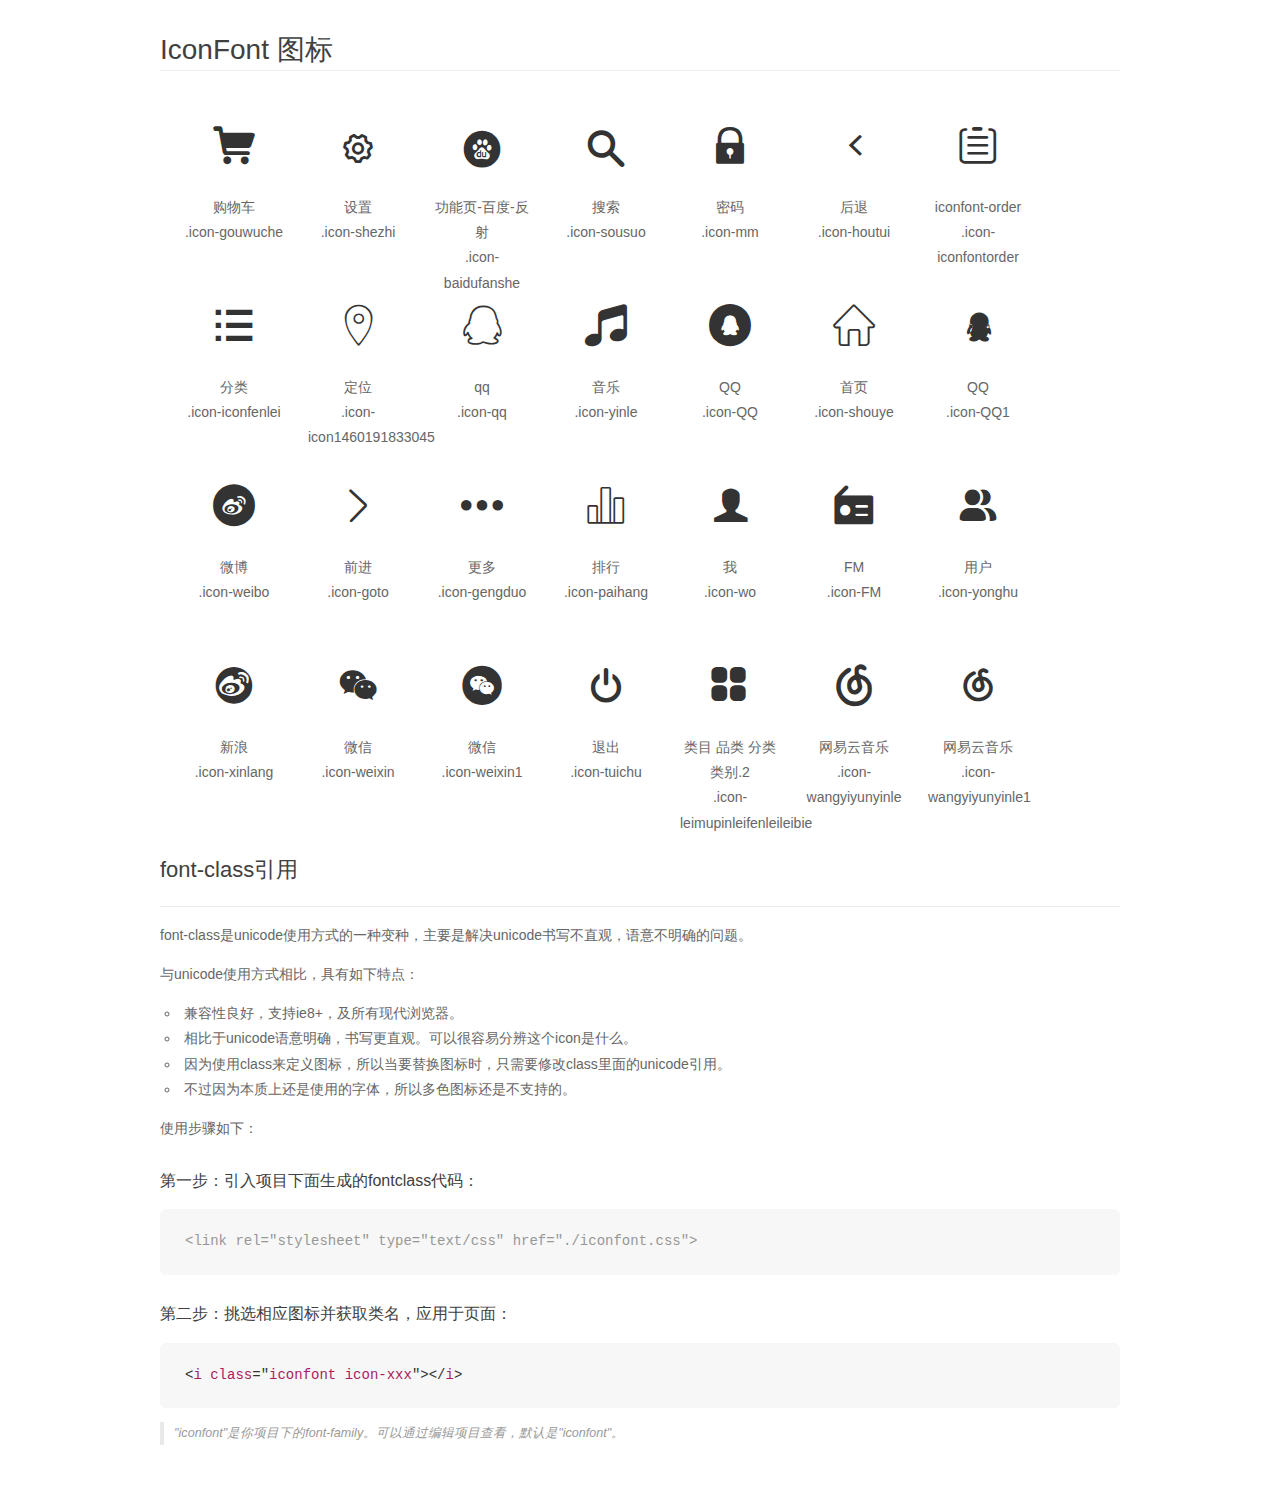
<file: font_ezzrck9dzd8l4n29/demo_fontclass.html>
<!DOCTYPE html>
<html>
<head>
    <meta charset="utf-8"/>
    <title>IconFont</title>
    <link rel="stylesheet" href="demo.css">
    <link rel="stylesheet" href="iconfont.css">
</head>
<body>
    <div class="main markdown">
        <h1>IconFont 图标</h1>
        <ul class="icon_lists clear">
            
                <li>
                <i class="icon iconfont icon-gouwuche"></i>
                    <div class="name">购物车</div>
                    <div class="fontclass">.icon-gouwuche</div>
                </li>
            
                <li>
                <i class="icon iconfont icon-shezhi"></i>
                    <div class="name">设置</div>
                    <div class="fontclass">.icon-shezhi</div>
                </li>
            
                <li>
                <i class="icon iconfont icon-baidufanshe"></i>
                    <div class="name">功能页-百度-反射</div>
                    <div class="fontclass">.icon-baidufanshe</div>
                </li>
            
                <li>
                <i class="icon iconfont icon-sousuo"></i>
                    <div class="name">搜索</div>
                    <div class="fontclass">.icon-sousuo</div>
                </li>
            
                <li>
                <i class="icon iconfont icon-mm"></i>
                    <div class="name">密码</div>
                    <div class="fontclass">.icon-mm</div>
                </li>
            
                <li>
                <i class="icon iconfont icon-houtui"></i>
                    <div class="name">后退</div>
                    <div class="fontclass">.icon-houtui</div>
                </li>
            
                <li>
                <i class="icon iconfont icon-iconfontorder"></i>
                    <div class="name">iconfont-order</div>
                    <div class="fontclass">.icon-iconfontorder</div>
                </li>
            
                <li>
                <i class="icon iconfont icon-iconfenlei"></i>
                    <div class="name">分类</div>
                    <div class="fontclass">.icon-iconfenlei</div>
                </li>
            
                <li>
                <i class="icon iconfont icon-icon1460191833045"></i>
                    <div class="name">定位</div>
                    <div class="fontclass">.icon-icon1460191833045</div>
                </li>
            
                <li>
                <i class="icon iconfont icon-qq"></i>
                    <div class="name">qq</div>
                    <div class="fontclass">.icon-qq</div>
                </li>
            
                <li>
                <i class="icon iconfont icon-yinle"></i>
                    <div class="name">音乐</div>
                    <div class="fontclass">.icon-yinle</div>
                </li>
            
                <li>
                <i class="icon iconfont icon-QQ"></i>
                    <div class="name">QQ</div>
                    <div class="fontclass">.icon-QQ</div>
                </li>
            
                <li>
                <i class="icon iconfont icon-shouye"></i>
                    <div class="name">首页</div>
                    <div class="fontclass">.icon-shouye</div>
                </li>
            
                <li>
                <i class="icon iconfont icon-QQ1"></i>
                    <div class="name">QQ</div>
                    <div class="fontclass">.icon-QQ1</div>
                </li>
            
                <li>
                <i class="icon iconfont icon-weibo"></i>
                    <div class="name">微博</div>
                    <div class="fontclass">.icon-weibo</div>
                </li>
            
                <li>
                <i class="icon iconfont icon-goto"></i>
                    <div class="name">前进</div>
                    <div class="fontclass">.icon-goto</div>
                </li>
            
                <li>
                <i class="icon iconfont icon-gengduo"></i>
                    <div class="name">更多</div>
                    <div class="fontclass">.icon-gengduo</div>
                </li>
            
                <li>
                <i class="icon iconfont icon-paihang"></i>
                    <div class="name">排行</div>
                    <div class="fontclass">.icon-paihang</div>
                </li>
            
                <li>
                <i class="icon iconfont icon-wo"></i>
                    <div class="name">我</div>
                    <div class="fontclass">.icon-wo</div>
                </li>
            
                <li>
                <i class="icon iconfont icon-FM"></i>
                    <div class="name">FM</div>
                    <div class="fontclass">.icon-FM</div>
                </li>
            
                <li>
                <i class="icon iconfont icon-yonghu"></i>
                    <div class="name">用户</div>
                    <div class="fontclass">.icon-yonghu</div>
                </li>
            
                <li>
                <i class="icon iconfont icon-xinlang"></i>
                    <div class="name">新浪</div>
                    <div class="fontclass">.icon-xinlang</div>
                </li>
            
                <li>
                <i class="icon iconfont icon-weixin"></i>
                    <div class="name">微信</div>
                    <div class="fontclass">.icon-weixin</div>
                </li>
            
                <li>
                <i class="icon iconfont icon-weixin1"></i>
                    <div class="name">微信</div>
                    <div class="fontclass">.icon-weixin1</div>
                </li>
            
                <li>
                <i class="icon iconfont icon-tuichu"></i>
                    <div class="name">退出</div>
                    <div class="fontclass">.icon-tuichu</div>
                </li>
            
                <li>
                <i class="icon iconfont icon-leimupinleifenleileibie"></i>
                    <div class="name">类目 品类 分类 类别.2</div>
                    <div class="fontclass">.icon-leimupinleifenleileibie</div>
                </li>
            
                <li>
                <i class="icon iconfont icon-wangyiyunyinle"></i>
                    <div class="name">网易云音乐</div>
                    <div class="fontclass">.icon-wangyiyunyinle</div>
                </li>
            
                <li>
                <i class="icon iconfont icon-wangyiyunyinle1"></i>
                    <div class="name">网易云音乐</div>
                    <div class="fontclass">.icon-wangyiyunyinle1</div>
                </li>
            
        </ul>

        <h2 id="font-class-">font-class引用</h2>
        <hr>

        <p>font-class是unicode使用方式的一种变种，主要是解决unicode书写不直观，语意不明确的问题。</p>
        <p>与unicode使用方式相比，具有如下特点：</p>
        <ul>
        <li>兼容性良好，支持ie8+，及所有现代浏览器。</li>
        <li>相比于unicode语意明确，书写更直观。可以很容易分辨这个icon是什么。</li>
        <li>因为使用class来定义图标，所以当要替换图标时，只需要修改class里面的unicode引用。</li>
        <li>不过因为本质上还是使用的字体，所以多色图标还是不支持的。</li>
        </ul>
        <p>使用步骤如下：</p>
        <h3 id="-fontclass-">第一步：引入项目下面生成的fontclass代码：</h3>


        <pre><code class="lang-js hljs javascript"><span class="hljs-comment">&lt;link rel="stylesheet" type="text/css" href="./iconfont.css"&gt;</span></code></pre>
        <h3 id="-">第二步：挑选相应图标并获取类名，应用于页面：</h3>
        <pre><code class="lang-css hljs">&lt;<span class="hljs-selector-tag">i</span> <span class="hljs-selector-tag">class</span>="<span class="hljs-selector-tag">iconfont</span> <span class="hljs-selector-tag">icon-xxx</span>"&gt;&lt;/<span class="hljs-selector-tag">i</span>&gt;</code></pre>
        <blockquote>
        <p>"iconfont"是你项目下的font-family。可以通过编辑项目查看，默认是"iconfont"。</p>
        </blockquote>
    </div>
</body>
</html>
</file>
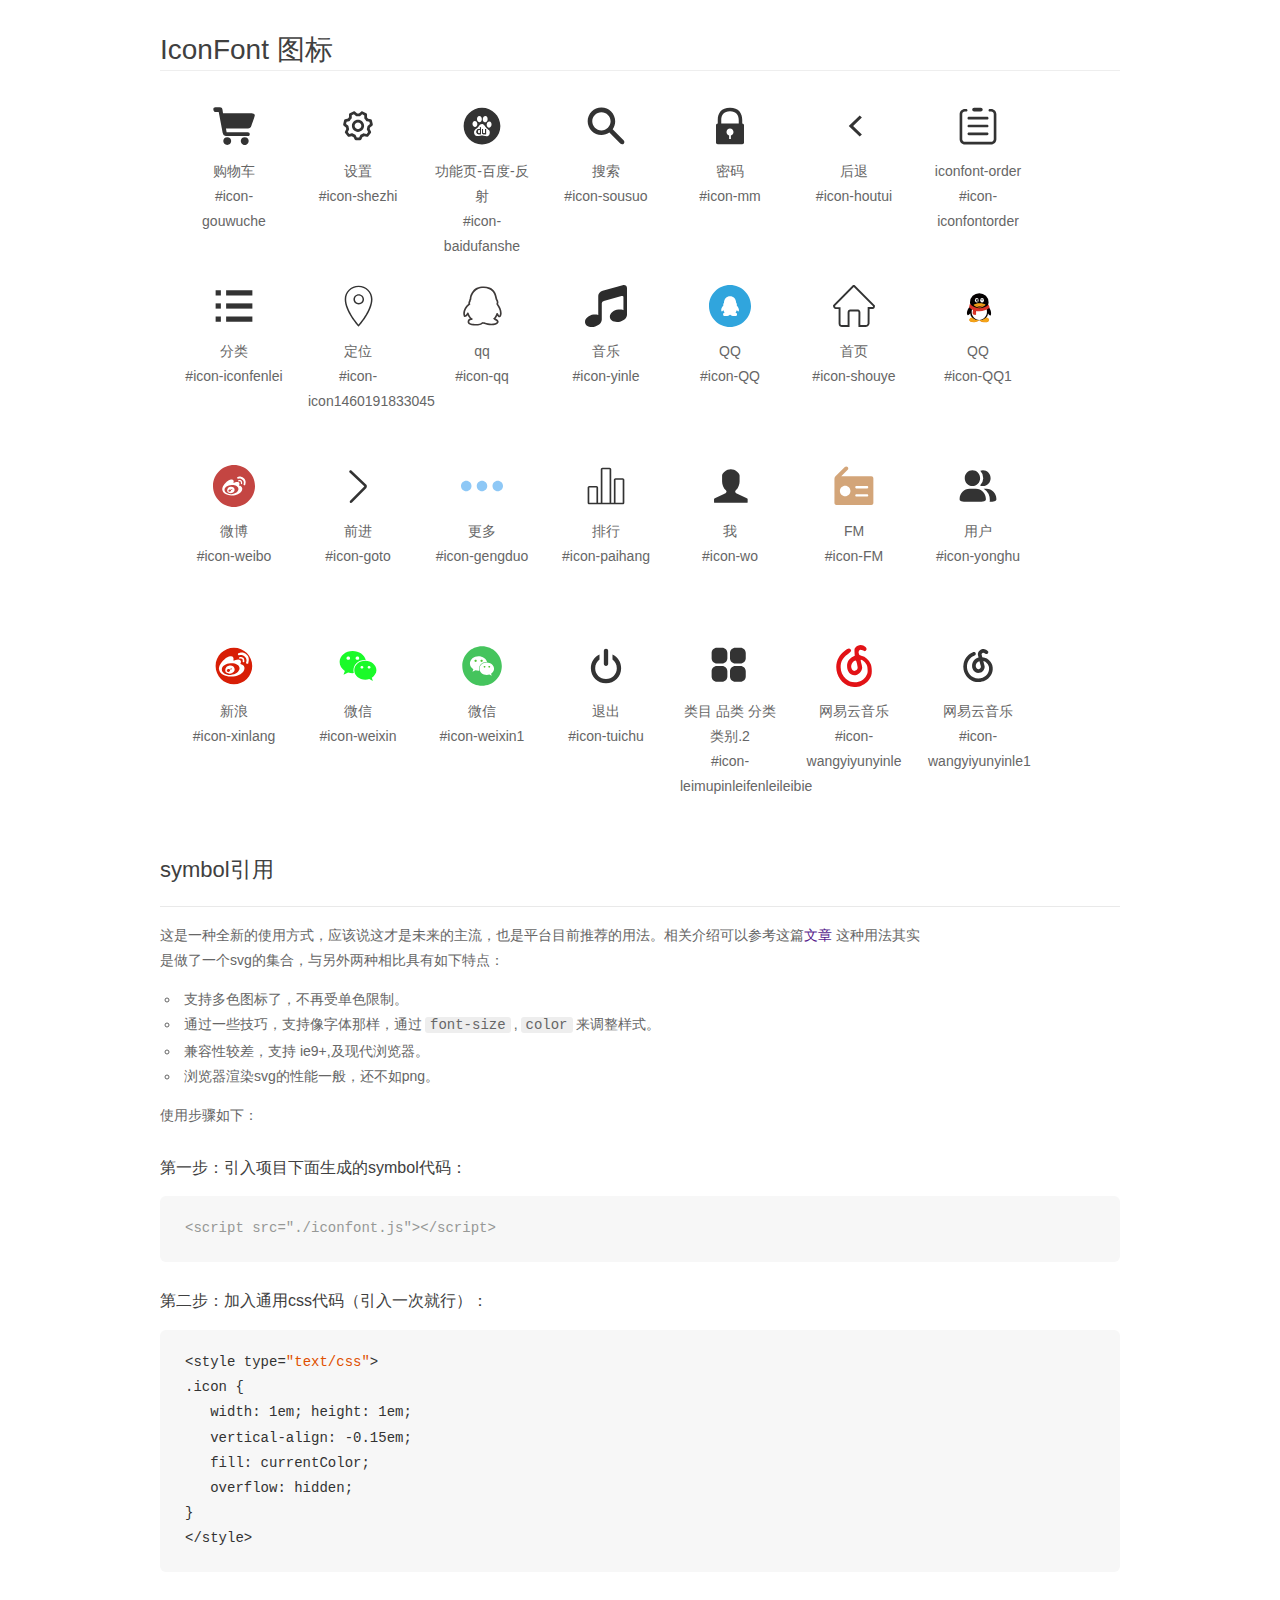
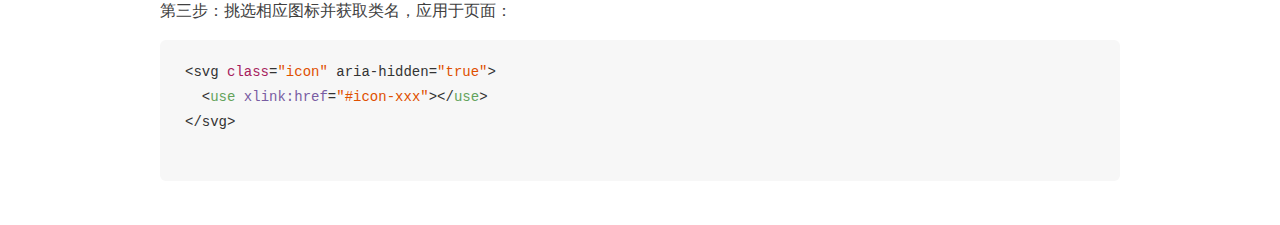
<file: font_ezzrck9dzd8l4n29/demo_symbol.html>
<!DOCTYPE html>
<html>
<head>
    <meta charset="utf-8"/>
    <title>IconFont</title>
    <link rel="stylesheet" href="demo.css">
    <script src="iconfont.js"></script>

    <style type="text/css">
        .icon {
          /* 通过设置 font-size 来改变图标大小 */
          width: 1em; height: 1em;
          /* 图标和文字相邻时，垂直对齐 */
          vertical-align: -0.15em;
          /* 通过设置 color 来改变 SVG 的颜色/fill */
          fill: currentColor;
          /* path 和 stroke 溢出 viewBox 部分在 IE 下会显示
             normalize.css 中也包含这行 */
          overflow: hidden;
        }

    </style>
</head>
<body>
    <div class="main markdown">
        <h1>IconFont 图标</h1>
        <ul class="icon_lists clear">
            
                <li>
                    <svg class="icon" aria-hidden="true">
                        <use xlink:href="#icon-gouwuche"></use>
                    </svg>
                    <div class="name">购物车</div>
                    <div class="fontclass">#icon-gouwuche</div>
                </li>
            
                <li>
                    <svg class="icon" aria-hidden="true">
                        <use xlink:href="#icon-shezhi"></use>
                    </svg>
                    <div class="name">设置</div>
                    <div class="fontclass">#icon-shezhi</div>
                </li>
            
                <li>
                    <svg class="icon" aria-hidden="true">
                        <use xlink:href="#icon-baidufanshe"></use>
                    </svg>
                    <div class="name">功能页-百度-反射</div>
                    <div class="fontclass">#icon-baidufanshe</div>
                </li>
            
                <li>
                    <svg class="icon" aria-hidden="true">
                        <use xlink:href="#icon-sousuo"></use>
                    </svg>
                    <div class="name">搜索</div>
                    <div class="fontclass">#icon-sousuo</div>
                </li>
            
                <li>
                    <svg class="icon" aria-hidden="true">
                        <use xlink:href="#icon-mm"></use>
                    </svg>
                    <div class="name">密码</div>
                    <div class="fontclass">#icon-mm</div>
                </li>
            
                <li>
                    <svg class="icon" aria-hidden="true">
                        <use xlink:href="#icon-houtui"></use>
                    </svg>
                    <div class="name">后退</div>
                    <div class="fontclass">#icon-houtui</div>
                </li>
            
                <li>
                    <svg class="icon" aria-hidden="true">
                        <use xlink:href="#icon-iconfontorder"></use>
                    </svg>
                    <div class="name">iconfont-order</div>
                    <div class="fontclass">#icon-iconfontorder</div>
                </li>
            
                <li>
                    <svg class="icon" aria-hidden="true">
                        <use xlink:href="#icon-iconfenlei"></use>
                    </svg>
                    <div class="name">分类</div>
                    <div class="fontclass">#icon-iconfenlei</div>
                </li>
            
                <li>
                    <svg class="icon" aria-hidden="true">
                        <use xlink:href="#icon-icon1460191833045"></use>
                    </svg>
                    <div class="name">定位</div>
                    <div class="fontclass">#icon-icon1460191833045</div>
                </li>
            
                <li>
                    <svg class="icon" aria-hidden="true">
                        <use xlink:href="#icon-qq"></use>
                    </svg>
                    <div class="name">qq</div>
                    <div class="fontclass">#icon-qq</div>
                </li>
            
                <li>
                    <svg class="icon" aria-hidden="true">
                        <use xlink:href="#icon-yinle"></use>
                    </svg>
                    <div class="name">音乐</div>
                    <div class="fontclass">#icon-yinle</div>
                </li>
            
                <li>
                    <svg class="icon" aria-hidden="true">
                        <use xlink:href="#icon-QQ"></use>
                    </svg>
                    <div class="name">QQ</div>
                    <div class="fontclass">#icon-QQ</div>
                </li>
            
                <li>
                    <svg class="icon" aria-hidden="true">
                        <use xlink:href="#icon-shouye"></use>
                    </svg>
                    <div class="name">首页</div>
                    <div class="fontclass">#icon-shouye</div>
                </li>
            
                <li>
                    <svg class="icon" aria-hidden="true">
                        <use xlink:href="#icon-QQ1"></use>
                    </svg>
                    <div class="name">QQ</div>
                    <div class="fontclass">#icon-QQ1</div>
                </li>
            
                <li>
                    <svg class="icon" aria-hidden="true">
                        <use xlink:href="#icon-weibo"></use>
                    </svg>
                    <div class="name">微博</div>
                    <div class="fontclass">#icon-weibo</div>
                </li>
            
                <li>
                    <svg class="icon" aria-hidden="true">
                        <use xlink:href="#icon-goto"></use>
                    </svg>
                    <div class="name">前进</div>
                    <div class="fontclass">#icon-goto</div>
                </li>
            
                <li>
                    <svg class="icon" aria-hidden="true">
                        <use xlink:href="#icon-gengduo"></use>
                    </svg>
                    <div class="name">更多</div>
                    <div class="fontclass">#icon-gengduo</div>
                </li>
            
                <li>
                    <svg class="icon" aria-hidden="true">
                        <use xlink:href="#icon-paihang"></use>
                    </svg>
                    <div class="name">排行</div>
                    <div class="fontclass">#icon-paihang</div>
                </li>
            
                <li>
                    <svg class="icon" aria-hidden="true">
                        <use xlink:href="#icon-wo"></use>
                    </svg>
                    <div class="name">我</div>
                    <div class="fontclass">#icon-wo</div>
                </li>
            
                <li>
                    <svg class="icon" aria-hidden="true">
                        <use xlink:href="#icon-FM"></use>
                    </svg>
                    <div class="name">FM</div>
                    <div class="fontclass">#icon-FM</div>
                </li>
            
                <li>
                    <svg class="icon" aria-hidden="true">
                        <use xlink:href="#icon-yonghu"></use>
                    </svg>
                    <div class="name">用户</div>
                    <div class="fontclass">#icon-yonghu</div>
                </li>
            
                <li>
                    <svg class="icon" aria-hidden="true">
                        <use xlink:href="#icon-xinlang"></use>
                    </svg>
                    <div class="name">新浪</div>
                    <div class="fontclass">#icon-xinlang</div>
                </li>
            
                <li>
                    <svg class="icon" aria-hidden="true">
                        <use xlink:href="#icon-weixin"></use>
                    </svg>
                    <div class="name">微信</div>
                    <div class="fontclass">#icon-weixin</div>
                </li>
            
                <li>
                    <svg class="icon" aria-hidden="true">
                        <use xlink:href="#icon-weixin1"></use>
                    </svg>
                    <div class="name">微信</div>
                    <div class="fontclass">#icon-weixin1</div>
                </li>
            
                <li>
                    <svg class="icon" aria-hidden="true">
                        <use xlink:href="#icon-tuichu"></use>
                    </svg>
                    <div class="name">退出</div>
                    <div class="fontclass">#icon-tuichu</div>
                </li>
            
                <li>
                    <svg class="icon" aria-hidden="true">
                        <use xlink:href="#icon-leimupinleifenleileibie"></use>
                    </svg>
                    <div class="name">类目 品类 分类 类别.2</div>
                    <div class="fontclass">#icon-leimupinleifenleileibie</div>
                </li>
            
                <li>
                    <svg class="icon" aria-hidden="true">
                        <use xlink:href="#icon-wangyiyunyinle"></use>
                    </svg>
                    <div class="name">网易云音乐</div>
                    <div class="fontclass">#icon-wangyiyunyinle</div>
                </li>
            
                <li>
                    <svg class="icon" aria-hidden="true">
                        <use xlink:href="#icon-wangyiyunyinle1"></use>
                    </svg>
                    <div class="name">网易云音乐</div>
                    <div class="fontclass">#icon-wangyiyunyinle1</div>
                </li>
            
        </ul>


        <h2 id="symbol-">symbol引用</h2>
        <hr>

        <p>这是一种全新的使用方式，应该说这才是未来的主流，也是平台目前推荐的用法。相关介绍可以参考这篇<a href="">文章</a>
        这种用法其实是做了一个svg的集合，与另外两种相比具有如下特点：</p>
        <ul>
          <li>支持多色图标了，不再受单色限制。</li>
          <li>通过一些技巧，支持像字体那样，通过<code>font-size</code>,<code>color</code>来调整样式。</li>
          <li>兼容性较差，支持 ie9+,及现代浏览器。</li>
          <li>浏览器渲染svg的性能一般，还不如png。</li>
        </ul>
        <p>使用步骤如下：</p>
        <h3 id="-symbol-">第一步：引入项目下面生成的symbol代码：</h3>
        <pre><code class="lang-js hljs javascript"><span class="hljs-comment">&lt;script src="./iconfont.js"&gt;&lt;/script&gt;</span></code></pre>
        <h3 id="-css-">第二步：加入通用css代码（引入一次就行）：</h3>
        <pre><code class="lang-js hljs javascript">&lt;style type=<span class="hljs-string">"text/css"</span>&gt;
.icon {
   width: <span class="hljs-number">1</span>em; height: <span class="hljs-number">1</span>em;
   vertical-align: <span class="hljs-number">-0.15</span>em;
   fill: currentColor;
   overflow: hidden;
}
&lt;<span class="hljs-regexp">/style&gt;</span></code></pre>
        <h3 id="-">第三步：挑选相应图标并获取类名，应用于页面：</h3>
        <pre><code class="lang-js hljs javascript">&lt;svg <span class="hljs-class"><span class="hljs-keyword">class</span></span>=<span class="hljs-string">"icon"</span> aria-hidden=<span class="hljs-string">"true"</span>&gt;<span class="xml"><span class="hljs-tag">
  &lt;<span class="hljs-name">use</span> <span class="hljs-attr">xlink:href</span>=<span class="hljs-string">"#icon-xxx"</span>&gt;</span><span class="hljs-tag">&lt;/<span class="hljs-name">use</span>&gt;</span>
</span>&lt;<span class="hljs-regexp">/svg&gt;
        </span></code></pre>
    </div>
</body>
</html>
</file>
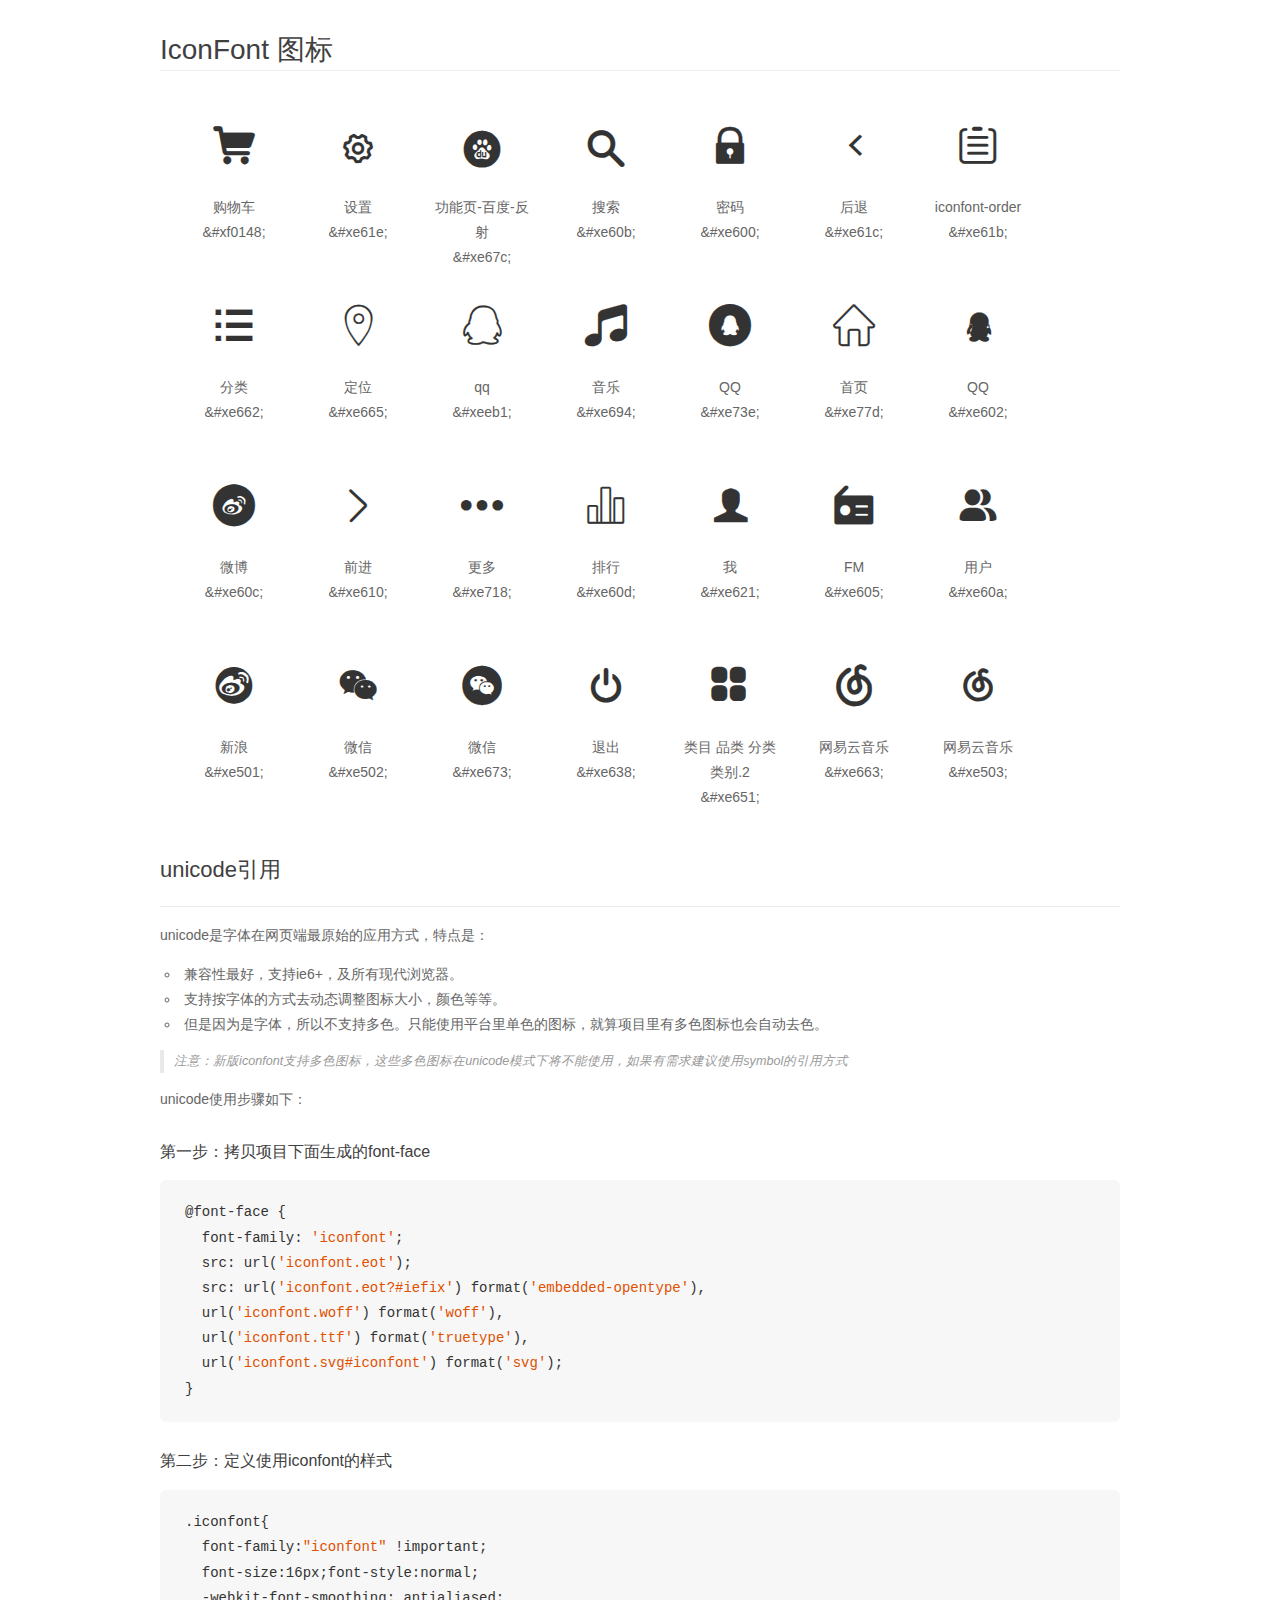
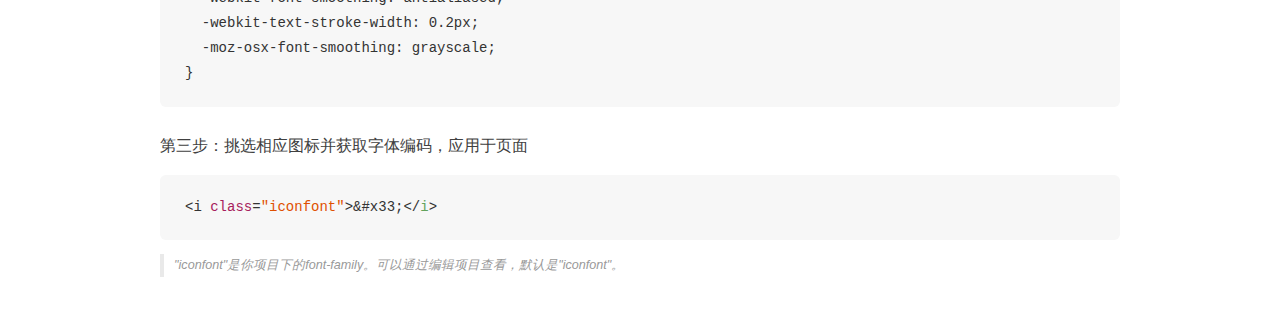
<file: font_ezzrck9dzd8l4n29/demo_unicode.html>
<!DOCTYPE html>
<html>
<head>
    <meta charset="utf-8"/>
    <title>IconFont</title>
    <link rel="stylesheet" href="demo.css">

    <style type="text/css">

        @font-face {font-family: "iconfont";
          src: url('iconfont.eot'); /* IE9*/
          src: url('iconfont.eot#iefix') format('embedded-opentype'), /* IE6-IE8 */
          url('iconfont.woff') format('woff'), /* chrome, firefox */
          url('iconfont.ttf') format('truetype'), /* chrome, firefox, opera, Safari, Android, iOS 4.2+*/
          url('iconfont.svg#iconfont') format('svg'); /* iOS 4.1- */
        }

        .iconfont {
          font-family:"iconfont" !important;
          font-size:16px;
          font-style:normal;
          -webkit-font-smoothing: antialiased;
          -webkit-text-stroke-width: 0.2px;
          -moz-osx-font-smoothing: grayscale;
        }

    </style>
</head>
<body>
    <div class="main markdown">
        <h1>IconFont 图标</h1>
        <ul class="icon_lists clear">
            
                <li>
                <i class="icon iconfont">&#xf0148;</i>
                    <div class="name">购物车</div>
                    <div class="code">&amp;#xf0148;</div>
                </li>
            
                <li>
                <i class="icon iconfont">&#xe61e;</i>
                    <div class="name">设置</div>
                    <div class="code">&amp;#xe61e;</div>
                </li>
            
                <li>
                <i class="icon iconfont">&#xe67c;</i>
                    <div class="name">功能页-百度-反射</div>
                    <div class="code">&amp;#xe67c;</div>
                </li>
            
                <li>
                <i class="icon iconfont">&#xe60b;</i>
                    <div class="name">搜索</div>
                    <div class="code">&amp;#xe60b;</div>
                </li>
            
                <li>
                <i class="icon iconfont">&#xe600;</i>
                    <div class="name">密码</div>
                    <div class="code">&amp;#xe600;</div>
                </li>
            
                <li>
                <i class="icon iconfont">&#xe61c;</i>
                    <div class="name">后退</div>
                    <div class="code">&amp;#xe61c;</div>
                </li>
            
                <li>
                <i class="icon iconfont">&#xe61b;</i>
                    <div class="name">iconfont-order</div>
                    <div class="code">&amp;#xe61b;</div>
                </li>
            
                <li>
                <i class="icon iconfont">&#xe662;</i>
                    <div class="name">分类</div>
                    <div class="code">&amp;#xe662;</div>
                </li>
            
                <li>
                <i class="icon iconfont">&#xe665;</i>
                    <div class="name">定位</div>
                    <div class="code">&amp;#xe665;</div>
                </li>
            
                <li>
                <i class="icon iconfont">&#xeeb1;</i>
                    <div class="name">qq</div>
                    <div class="code">&amp;#xeeb1;</div>
                </li>
            
                <li>
                <i class="icon iconfont">&#xe694;</i>
                    <div class="name">音乐</div>
                    <div class="code">&amp;#xe694;</div>
                </li>
            
                <li>
                <i class="icon iconfont">&#xe73e;</i>
                    <div class="name">QQ</div>
                    <div class="code">&amp;#xe73e;</div>
                </li>
            
                <li>
                <i class="icon iconfont">&#xe77d;</i>
                    <div class="name">首页</div>
                    <div class="code">&amp;#xe77d;</div>
                </li>
            
                <li>
                <i class="icon iconfont">&#xe602;</i>
                    <div class="name">QQ</div>
                    <div class="code">&amp;#xe602;</div>
                </li>
            
                <li>
                <i class="icon iconfont">&#xe60c;</i>
                    <div class="name">微博</div>
                    <div class="code">&amp;#xe60c;</div>
                </li>
            
                <li>
                <i class="icon iconfont">&#xe610;</i>
                    <div class="name">前进</div>
                    <div class="code">&amp;#xe610;</div>
                </li>
            
                <li>
                <i class="icon iconfont">&#xe718;</i>
                    <div class="name">更多</div>
                    <div class="code">&amp;#xe718;</div>
                </li>
            
                <li>
                <i class="icon iconfont">&#xe60d;</i>
                    <div class="name">排行</div>
                    <div class="code">&amp;#xe60d;</div>
                </li>
            
                <li>
                <i class="icon iconfont">&#xe621;</i>
                    <div class="name">我</div>
                    <div class="code">&amp;#xe621;</div>
                </li>
            
                <li>
                <i class="icon iconfont">&#xe605;</i>
                    <div class="name">FM</div>
                    <div class="code">&amp;#xe605;</div>
                </li>
            
                <li>
                <i class="icon iconfont">&#xe60a;</i>
                    <div class="name">用户</div>
                    <div class="code">&amp;#xe60a;</div>
                </li>
            
                <li>
                <i class="icon iconfont">&#xe501;</i>
                    <div class="name">新浪</div>
                    <div class="code">&amp;#xe501;</div>
                </li>
            
                <li>
                <i class="icon iconfont">&#xe502;</i>
                    <div class="name">微信</div>
                    <div class="code">&amp;#xe502;</div>
                </li>
            
                <li>
                <i class="icon iconfont">&#xe673;</i>
                    <div class="name">微信</div>
                    <div class="code">&amp;#xe673;</div>
                </li>
            
                <li>
                <i class="icon iconfont">&#xe638;</i>
                    <div class="name">退出</div>
                    <div class="code">&amp;#xe638;</div>
                </li>
            
                <li>
                <i class="icon iconfont">&#xe651;</i>
                    <div class="name">类目 品类 分类 类别.2</div>
                    <div class="code">&amp;#xe651;</div>
                </li>
            
                <li>
                <i class="icon iconfont">&#xe663;</i>
                    <div class="name">网易云音乐</div>
                    <div class="code">&amp;#xe663;</div>
                </li>
            
                <li>
                <i class="icon iconfont">&#xe503;</i>
                    <div class="name">网易云音乐</div>
                    <div class="code">&amp;#xe503;</div>
                </li>
            
        </ul>
        <h2 id="unicode-">unicode引用</h2>
        <hr>

        <p>unicode是字体在网页端最原始的应用方式，特点是：</p>
        <ul>
        <li>兼容性最好，支持ie6+，及所有现代浏览器。</li>
        <li>支持按字体的方式去动态调整图标大小，颜色等等。</li>
        <li>但是因为是字体，所以不支持多色。只能使用平台里单色的图标，就算项目里有多色图标也会自动去色。</li>
        </ul>
        <blockquote>
        <p>注意：新版iconfont支持多色图标，这些多色图标在unicode模式下将不能使用，如果有需求建议使用symbol的引用方式</p>
        </blockquote>
        <p>unicode使用步骤如下：</p>
        <h3 id="-font-face">第一步：拷贝项目下面生成的font-face</h3>
        <pre><code class="lang-js hljs javascript">@font-face {
  font-family: <span class="hljs-string">'iconfont'</span>;
  src: url(<span class="hljs-string">'iconfont.eot'</span>);
  src: url(<span class="hljs-string">'iconfont.eot?#iefix'</span>) format(<span class="hljs-string">'embedded-opentype'</span>),
  url(<span class="hljs-string">'iconfont.woff'</span>) format(<span class="hljs-string">'woff'</span>),
  url(<span class="hljs-string">'iconfont.ttf'</span>) format(<span class="hljs-string">'truetype'</span>),
  url(<span class="hljs-string">'iconfont.svg#iconfont'</span>) format(<span class="hljs-string">'svg'</span>);
}
</code></pre>
        <h3 id="-iconfont-">第二步：定义使用iconfont的样式</h3>
        <pre><code class="lang-js hljs javascript">.iconfont{
  font-family:<span class="hljs-string">"iconfont"</span> !important;
  font-size:<span class="hljs-number">16</span>px;font-style:normal;
  -webkit-font-smoothing: antialiased;
  -webkit-text-stroke-width: <span class="hljs-number">0.2</span>px;
  -moz-osx-font-smoothing: grayscale;
}
</code></pre>
        <h3 id="-">第三步：挑选相应图标并获取字体编码，应用于页面</h3>
        <pre><code class="lang-js hljs javascript">&lt;i <span class="hljs-class"><span class="hljs-keyword">class</span></span>=<span class="hljs-string">"iconfont"</span>&gt;&amp;#x33;<span class="xml"><span class="hljs-tag">&lt;/<span class="hljs-name">i</span>&gt;</span></span></code></pre>

        <blockquote>
        <p>"iconfont"是你项目下的font-family。可以通过编辑项目查看，默认是"iconfont"。</p>
        </blockquote>
    </div>


</body>
</html>
</file>
<file: font_ezzrck9dzd8l4n29/iconfont.css>
@font-face {font-family: "iconfont";
  src: url('iconfont.eot?t=1502200938593'); /* IE9*/
  src: url('iconfont.eot?t=1502200938593#iefix') format('embedded-opentype'), /* IE6-IE8 */
  url('iconfont.woff?t=1502200938593') format('woff'), /* chrome, firefox */
  url('iconfont.ttf?t=1502200938593') format('truetype'), /* chrome, firefox, opera, Safari, Android, iOS 4.2+*/
  url('iconfont.svg?t=1502200938593#iconfont') format('svg'); /* iOS 4.1- */
}

.iconfont {
  font-family:"iconfont" !important;
  font-size:16px;
  font-style:normal;
  -webkit-font-smoothing: antialiased;
  -moz-osx-font-smoothing: grayscale;
}

.icon-gouwuche:before { content: "\f0148"; }

.icon-shezhi:before { content: "\e61e"; }

.icon-baidufanshe:before { content: "\e67c"; }

.icon-sousuo:before { content: "\e60b"; }

.icon-mm:before { content: "\e600"; }

.icon-houtui:before { content: "\e61c"; }

.icon-iconfontorder:before { content: "\e61b"; }

.icon-iconfenlei:before { content: "\e662"; }

.icon-icon1460191833045:before { content: "\e665"; }

.icon-qq:before { content: "\eeb1"; }

.icon-yinle:before { content: "\e694"; }

.icon-QQ:before { content: "\e73e"; }

.icon-shouye:before { content: "\e77d"; }

.icon-QQ1:before { content: "\e602"; }

.icon-weibo:before { content: "\e60c"; }

.icon-goto:before { content: "\e610"; }

.icon-gengduo:before { content: "\e718"; }

.icon-paihang:before { content: "\e60d"; }

.icon-wo:before { content: "\e621"; }

.icon-FM:before { content: "\e605"; }

.icon-yonghu:before { content: "\e60a"; }

.icon-xinlang:before { content: "\e501"; }

.icon-weixin:before { content: "\e502"; }

.icon-weixin1:before { content: "\e673"; }

.icon-tuichu:before { content: "\e638"; }

.icon-leimupinleifenleileibie:before { content: "\e651"; }

.icon-wangyiyunyinle:before { content: "\e663"; }

.icon-wangyiyunyinle1:before { content: "\e503"; }
</file>
<file: font_ezzrck9dzd8l4n29/demo.css>
*{margin: 0;padding: 0;list-style: none;}
/*
KISSY CSS Reset
理念：1. reset 的目的不是清除浏览器的默认样式，这仅是部分工作。清除和重置是紧密不可分的。
2. reset 的目的不是让默认样式在所有浏览器下一致，而是减少默认样式有可能带来的问题。
3. reset 期望提供一套普适通用的基础样式。但没有银弹，推荐根据具体需求，裁剪和修改后再使用。
特色：1. 适应中文；2. 基于最新主流浏览器。
维护：玉伯<lifesinger@gmail.com>, 正淳<ragecarrier@gmail.com>
 */

/** 清除内外边距 **/
body, h1, h2, h3, h4, h5, h6, hr, p, blockquote, /* structural elements 结构元素 */
dl, dt, dd, ul, ol, li, /* list elements 列表元素 */
pre, /* text formatting elements 文本格式元素 */
form, fieldset, legend, button, input, textarea, /* form elements 表单元素 */
th, td /* table elements 表格元素 */ {
  margin: 0;
  padding: 0;
}

/** 设置默认字体 **/
body,
button, input, select, textarea /* for ie */ {
  font: 12px/1.5 tahoma, arial, \5b8b\4f53, sans-serif;
}
h1, h2, h3, h4, h5, h6 { font-size: 100%; }
address, cite, dfn, em, var { font-style: normal; } /* 将斜体扶正 */
code, kbd, pre, samp { font-family: courier new, courier, monospace; } /* 统一等宽字体 */
small { font-size: 12px; } /* 小于 12px 的中文很难阅读，让 small 正常化 */

/** 重置列表元素 **/
ul, ol { list-style: none; }

/** 重置文本格式元素 **/
a { text-decoration: none; }
a:hover { text-decoration: underline; }


/** 重置表单元素 **/
legend { color: #000; } /* for ie6 */
fieldset, img { border: 0; } /* img 搭车：让链接里的 img 无边框 */
button, input, select, textarea { font-size: 100%; } /* 使得表单元素在 ie 下能继承字体大小 */
/* 注：optgroup 无法扶正 */

/** 重置表格元素 **/
table { border-collapse: collapse; border-spacing: 0; }

/* 清除浮动 */
.ks-clear:after, .clear:after {
  content: '\20';
  display: block;
  height: 0;
  clear: both;
}
.ks-clear, .clear {
  *zoom: 1;
}

.main {
  padding: 30px 100px;
width: 960px;
margin: 0 auto;
}
.main h1{font-size:36px; color:#333; text-align:left;margin-bottom:30px; border-bottom: 1px solid #eee;}

.helps{margin-top:40px;}
.helps pre{
  padding:20px;
  margin:10px 0;
  border:solid 1px #e7e1cd;
  background-color: #fffdef;
  overflow: auto;
}

.icon_lists{
  width: 100% !important;

}

.icon_lists li{
  float:left;
  width: 100px;
  height:180px;
  text-align: center;
  list-style: none !important;
}
.icon_lists .icon{
  font-size: 42px;
  line-height: 100px;
  margin: 10px 0;
  color:#333;
  -webkit-transition: font-size 0.25s ease-out 0s;
  -moz-transition: font-size 0.25s ease-out 0s;
  transition: font-size 0.25s ease-out 0s;

}
.icon_lists .icon:hover{
  font-size: 100px;
}



.markdown {
  color: #666;
  font-size: 14px;
  line-height: 1.8;
}

.highlight {
  line-height: 1.5;
}

.markdown img {
  vertical-align: middle;
  max-width: 100%;
}

.markdown h1 {
  color: #404040;
  font-weight: 500;
  line-height: 40px;
  margin-bottom: 24px;
}

.markdown h2,
.markdown h3,
.markdown h4,
.markdown h5,
.markdown h6 {
  color: #404040;
  margin: 1.6em 0 0.6em 0;
  font-weight: 500;
  clear: both;
}

.markdown h1 {
  font-size: 28px;
}

.markdown h2 {
  font-size: 22px;
}

.markdown h3 {
  font-size: 16px;
}

.markdown h4 {
  font-size: 14px;
}

.markdown h5 {
  font-size: 12px;
}

.markdown h6 {
  font-size: 12px;
}

.markdown hr {
  height: 1px;
  border: 0;
  background: #e9e9e9;
  margin: 16px 0;
  clear: both;
}

.markdown p,
.markdown pre {
  margin: 1em 0;
}

.markdown > p,
.markdown > blockquote,
.markdown > .highlight,
.markdown > ol,
.markdown > ul {
  width: 80%;
}

.markdown ul > li {
  list-style: circle;
}

.markdown > ul li,
.markdown blockquote ul > li {
  margin-left: 20px;
  padding-left: 4px;
}

.markdown > ul li p,
.markdown > ol li p {
  margin: 0.6em 0;
}

.markdown ol > li {
  list-style: decimal;
}

.markdown > ol li,
.markdown blockquote ol > li {
  margin-left: 20px;
  padding-left: 4px;
}

.markdown code {
  margin: 0 3px;
  padding: 0 5px;
  background: #eee;
  border-radius: 3px;
}

.markdown pre {
  border-radius: 6px;
  background: #f7f7f7;
  padding: 20px;
}

.markdown pre code {
  border: none;
  background: #f7f7f7;
  margin: 0;
}

.markdown strong,
.markdown b {
  font-weight: 600;
}

.markdown > table {
  border-collapse: collapse;
  border-spacing: 0px;
  empty-cells: show;
  border: 1px solid #e9e9e9;
  width: 95%;
  margin-bottom: 24px;
}

.markdown > table th {
  white-space: nowrap;
  color: #333;
  font-weight: 600;

}

.markdown > table th,
.markdown > table td {
  border: 1px solid #e9e9e9;
  padding: 8px 16px;
  text-align: left;
}

.markdown > table th {
  background: #F7F7F7;
}

.markdown blockquote {
  font-size: 90%;
  color: #999;
  border-left: 4px solid #e9e9e9;
  padding-left: 0.8em;
  margin: 1em 0;
  font-style: italic;
}

.markdown blockquote p {
  margin: 0;
}

.markdown .anchor {
  opacity: 0;
  transition: opacity 0.3s ease;
  margin-left: 8px;
}

.markdown .waiting {
  color: #ccc;
}

.markdown h1:hover .anchor,
.markdown h2:hover .anchor,
.markdown h3:hover .anchor,
.markdown h4:hover .anchor,
.markdown h5:hover .anchor,
.markdown h6:hover .anchor {
  opacity: 1;
  display: inline-block;
}

.markdown > br,
.markdown > p > br {
  clear: both;
}


.hljs {
  display: block;
  background: white;
  padding: 0.5em;
  color: #333333;
  overflow-x: auto;
}

.hljs-comment,
.hljs-meta {
  color: #969896;
}

.hljs-string,
.hljs-variable,
.hljs-template-variable,
.hljs-strong,
.hljs-emphasis,
.hljs-quote {
  color: #df5000;
}

.hljs-keyword,
.hljs-selector-tag,
.hljs-type {
  color: #a71d5d;
}

.hljs-literal,
.hljs-symbol,
.hljs-bullet,
.hljs-attribute {
  color: #0086b3;
}

.hljs-section,
.hljs-name {
  color: #63a35c;
}

.hljs-tag {
  color: #333333;
}

.hljs-title,
.hljs-attr,
.hljs-selector-id,
.hljs-selector-class,
.hljs-selector-attr,
.hljs-selector-pseudo {
  color: #795da3;
}

.hljs-addition {
  color: #55a532;
  background-color: #eaffea;
}

.hljs-deletion {
  color: #bd2c00;
  background-color: #ffecec;
}

.hljs-link {
  text-decoration: underline;
}

pre{
  background: #fff;
}
</file>
